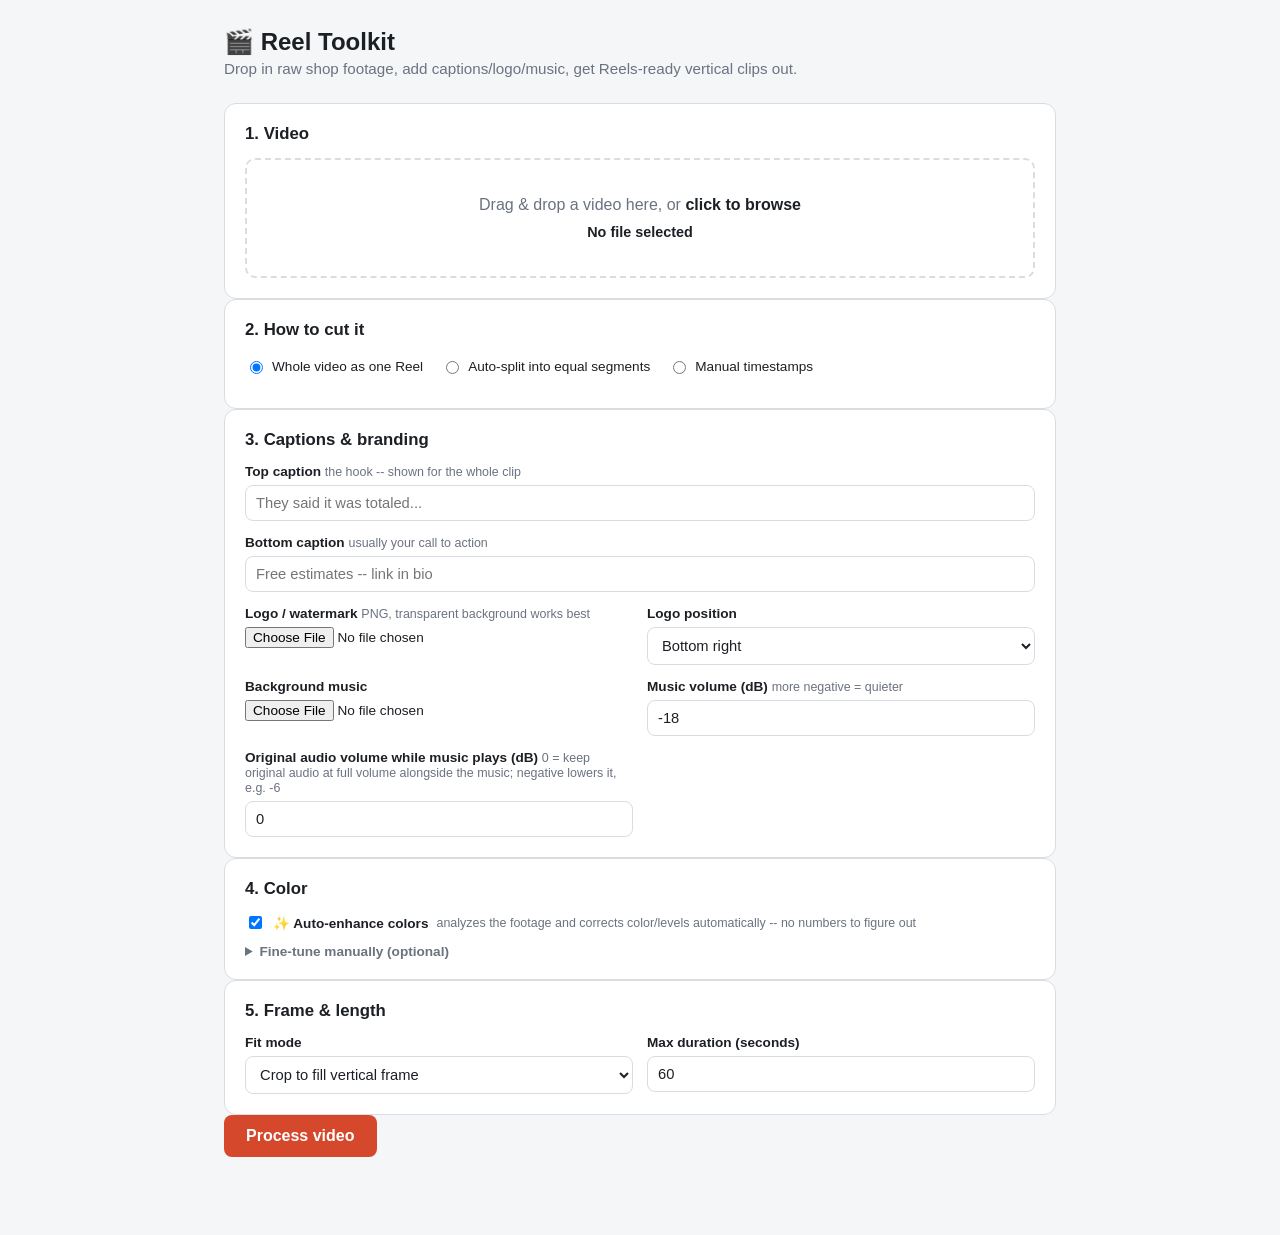
<file: reel_toolkit/webapp/static/index.html>
<!doctype html>
<html lang="en">
<head>
<meta charset="utf-8">
<meta name="viewport" content="width=device-width, initial-scale=1">
<title>Reel Toolkit</title>
<style>
  :root {
    --bg: #f5f6f8;
    --panel: #ffffff;
    --border: #d9dce1;
    --text: #1c1f24;
    --muted: #6b7280;
    --accent: #d6482b;
    --accent-hover: #b93a20;
    --ok: #1f8a4c;
    --err: #c0362c;
  }
  * { box-sizing: border-box; }
  body {
    margin: 0;
    font-family: -apple-system, BlinkMacSystemFont, "Segoe UI", Roboto, Helvetica, Arial, sans-serif;
    background: var(--bg);
    color: var(--text);
  }
  header {
    padding: 28px 24px 10px;
    max-width: 880px;
    margin: 0 auto;
  }
  header h1 { margin: 0 0 4px; font-size: 1.5rem; }
  header p { margin: 0; color: var(--muted); font-size: 0.95rem; }
  main {
    max-width: 880px;
    margin: 0 auto;
    padding: 16px 24px 64px;
    display: grid;
    gap: 20px;
  }
  .panel {
    background: var(--panel);
    border: 1px solid var(--border);
    border-radius: 12px;
    padding: 20px;
  }
  .panel h2 {
    margin: 0 0 14px;
    font-size: 1.05rem;
  }
  #dropzone {
    border: 2px dashed var(--border);
    border-radius: 10px;
    padding: 36px 16px;
    text-align: center;
    cursor: pointer;
    color: var(--muted);
    transition: border-color 0.15s, background 0.15s;
  }
  #dropzone.drag { border-color: var(--accent); background: #fdf1ee; color: var(--text); }
  #dropzone strong { color: var(--text); }
  #fileName { margin-top: 10px; font-size: 0.9rem; color: var(--text); font-weight: 600; }
  .grid2 {
    display: grid;
    grid-template-columns: 1fr 1fr;
    gap: 14px;
  }
  .field { display: flex; flex-direction: column; gap: 6px; }
  .field.full { grid-column: 1 / -1; }
  label { font-size: 0.85rem; font-weight: 600; color: var(--text); }
  .hint { font-size: 0.78rem; color: var(--muted); font-weight: 400; }
  input[type=text], input[type=number], select, textarea {
    padding: 9px 10px;
    border: 1px solid var(--border);
    border-radius: 8px;
    font-size: 0.92rem;
    font-family: inherit;
    background: #fff;
    color: var(--text);
  }
  textarea { min-height: 80px; resize: vertical; font-family: ui-monospace, monospace; font-size: 0.85rem; }
  input[type=file] { font-size: 0.85rem; }
  fieldset { border: none; padding: 0; margin: 0 0 14px; }
  .radio-row { display: flex; gap: 18px; flex-wrap: wrap; margin-top: 4px; }
  .radio-row label { font-weight: 500; display: flex; align-items: center; gap: 6px; }
  #submitBtn {
    background: var(--accent);
    color: white;
    border: none;
    padding: 12px 22px;
    border-radius: 8px;
    font-size: 1rem;
    font-weight: 600;
    cursor: pointer;
  }
  #submitBtn:hover { background: var(--accent-hover); }
  #submitBtn:disabled { background: #cbb; cursor: not-allowed; opacity: 0.7; }
  #status { margin-top: 14px; font-size: 0.9rem; }
  #status.ok { color: var(--ok); }
  #status.err { color: var(--err); }
  .spinner {
    display: inline-block;
    width: 14px; height: 14px;
    border: 2px solid #ddd;
    border-top-color: var(--accent);
    border-radius: 50%;
    animation: spin 0.8s linear infinite;
    vertical-align: -2px;
    margin-right: 6px;
  }
  @keyframes spin { to { transform: rotate(360deg); } }
  #results { display: grid; gap: 16px; grid-template-columns: repeat(auto-fill, minmax(200px, 1fr)); }
  .clip-card {
    border: 1px solid var(--border);
    border-radius: 10px;
    overflow: hidden;
    background: #fafafa;
  }
  .clip-card video { width: 100%; display: block; background: #000; aspect-ratio: 9/16; }
  .clip-card .meta { padding: 8px 10px; font-size: 0.82rem; }
  .clip-card .meta .label { font-weight: 600; }
  .clip-card a.dl {
    display: block;
    text-align: center;
    padding: 8px;
    font-size: 0.85rem;
    font-weight: 600;
    color: var(--accent);
    text-decoration: none;
    border-top: 1px solid var(--border);
  }
  .clip-card a.dl:hover { background: #f2f2f2; }
</style>
</head>
<body>
<header>
  <h1>🎬 Reel Toolkit</h1>
  <p>Drop in raw shop footage, add captions/logo/music, get Reels-ready vertical clips out.</p>
</header>

<main>
  <form id="processForm">
    <div class="panel">
      <h2>1. Video</h2>
      <div id="dropzone">
        <div>Drag &amp; drop a video here, or <strong>click to browse</strong></div>
        <div id="fileName">No file selected</div>
      </div>
      <input type="file" id="videoFile" accept="video/*" style="display:none">
    </div>

    <div class="panel">
      <h2>2. How to cut it</h2>
      <fieldset>
        <div class="radio-row">
          <label><input type="radio" name="cutMode" value="whole" checked> Whole video as one Reel</label>
          <label><input type="radio" name="cutMode" value="auto"> Auto-split into equal segments</label>
          <label><input type="radio" name="cutMode" value="manual"> Manual timestamps</label>
        </div>
      </fieldset>
      <div class="field" id="autoSegmentField" style="display:none; max-width: 240px;">
        <label>Segment length (seconds)</label>
        <input type="number" id="segmentSeconds" value="45" min="5" max="90">
      </div>
      <div class="field" id="manualCutsField" style="display:none;">
        <label>Cut list <span class="hint">one per line: <code>start-end label</code>, e.g. <code>0:00-0:45 Hook and teardown</code></span></label>
        <textarea id="manualCuts" placeholder="0:00-0:45 Hook and teardown&#10;0:45-1:20 Paint booth&#10;1:20-1:45 Reveal"></textarea>
      </div>
      <div class="field" id="combineField" style="display:none; margin-top: 14px;">
        <label style="display:flex; align-items:center; gap:8px; font-weight:600;">
          <input type="checkbox" id="combineTransitions" style="width:auto;">
          Combine into one Reel with a transition between each cut
          <span class="hint" style="font-weight:400;">instead of separate clip files -- e.g. before → process → after as one video</span>
        </label>
        <div class="grid2" id="transitionFields" style="display:none; margin-top: 10px;">
          <div class="field">
            <label>Transition style</label>
            <select id="transitionStyle">
              <option value="fade" selected>Fade</option>
              <option value="dissolve">Dissolve</option>
              <option value="wipeleft">Wipe left</option>
              <option value="wiperight">Wipe right</option>
              <option value="slideup">Slide up</option>
              <option value="circleopen">Circle open</option>
              <option value="smoothleft">Smooth left</option>
            </select>
          </div>
          <div class="field">
            <label>Transition length (seconds)</label>
            <input type="number" id="transitionDuration" value="0.5" min="0.1" max="2" step="0.1">
          </div>
        </div>
      </div>
    </div>

    <div class="panel">
      <h2>3. Captions &amp; branding</h2>
      <div class="grid2">
        <div class="field full">
          <label>Top caption <span class="hint">the hook -- shown for the whole clip</span></label>
          <input type="text" id="captionTop" placeholder="They said it was totaled...">
        </div>
        <div class="field full">
          <label>Bottom caption <span class="hint">usually your call to action</span></label>
          <input type="text" id="captionBottom" placeholder="Free estimates -- link in bio">
        </div>
        <div class="field">
          <label>Logo / watermark <span class="hint">PNG, transparent background works best</span></label>
          <input type="file" id="watermarkFile" accept="image/*">
        </div>
        <div class="field">
          <label>Logo position</label>
          <select id="watermarkPosition">
            <option value="bottom_right" selected>Bottom right</option>
            <option value="bottom_left">Bottom left</option>
            <option value="top_right">Top right</option>
            <option value="top_left">Top left</option>
            <option value="center">Center</option>
          </select>
        </div>
        <div class="field">
          <label>Background music</label>
          <input type="file" id="musicFile" accept="audio/*">
        </div>
        <div class="field">
          <label>Music volume (dB) <span class="hint">more negative = quieter</span></label>
          <input type="number" id="musicVolume" value="-18" step="1">
        </div>
        <div class="field">
          <label>Original audio volume while music plays (dB) <span class="hint">0 = keep original audio at full volume alongside the music; negative lowers it, e.g. -6</span></label>
          <input type="number" id="duckOriginalDb" value="0" step="1" max="0">
        </div>
      </div>
    </div>

    <div class="panel">
      <h2>4. Color</h2>
      <label style="display:flex; align-items:center; gap:8px; font-weight:600;">
        <input type="checkbox" id="autoEnhance" checked style="width:auto;">
        ✨ Auto-enhance colors
        <span class="hint" style="font-weight:400;">analyzes the footage and corrects color/levels automatically -- no numbers to figure out</span>
      </label>
      <details style="margin-top: 12px;">
        <summary style="cursor:pointer; font-size:0.85rem; font-weight:600; color: var(--muted);">Fine-tune manually (optional)</summary>
        <div class="grid2" style="margin-top: 12px;">
          <div class="field">
            <label>Saturation <span class="hint">1.0 = unchanged, 0 = grayscale</span></label>
            <input type="number" id="saturation" value="1.0" min="0" max="3" step="0.1">
          </div>
          <div class="field">
            <label>Contrast <span class="hint">1.0 = unchanged</span></label>
            <input type="number" id="contrast" value="1.0" min="0" max="3" step="0.1">
          </div>
          <div class="field">
            <label>Brightness <span class="hint">-1.0 to 1.0, 0 = unchanged</span></label>
            <input type="number" id="brightness" value="0.0" min="-1" max="1" step="0.05">
          </div>
          <div class="field">
            <label>Warmth <span class="hint">Kelvin -- lower = warmer, higher = cooler, blank = unchanged</span></label>
            <input type="number" id="colorTemperature" placeholder="e.g. 4500 (warm) / 8500 (cool)" min="1000" max="40000" step="100">
          </div>
        </div>
      </details>
    </div>

    <div class="panel">
      <h2>5. Frame &amp; length</h2>
      <div class="grid2">
        <div class="field">
          <label>Fit mode</label>
          <select id="fitMode">
            <option value="crop" selected>Crop to fill vertical frame</option>
            <option value="pad">Fit whole frame (blurred background)</option>
          </select>
        </div>
        <div class="field">
          <label>Max duration (seconds)</label>
          <input type="number" id="maxDuration" value="60" min="3" max="90">
        </div>
      </div>
    </div>

    <button id="submitBtn" type="submit">Process video</button>
    <div id="status"></div>
  </form>

  <div class="panel" id="resultsPanel" style="display:none;">
    <h2>Finished clips</h2>
    <div id="results"></div>
  </div>
</main>

<script>
  const dropzone = document.getElementById('dropzone');
  const fileInput = document.getElementById('videoFile');
  const fileNameEl = document.getElementById('fileName');
  let selectedFile = null;

  const VIDEO_EXTENSIONS = ['.mp4', '.mov', '.m4v', '.avi', '.mkv', '.webm', '.3gp'];

  function looksLikeVideo(file) {
    if (file.type && file.type.startsWith('video/')) return true;
    const name = file.name.toLowerCase();
    return VIDEO_EXTENSIONS.some((ext) => name.endsWith(ext));
  }

  function setFile(file) {
    selectedFile = file;
    if (!file) {
      fileNameEl.textContent = 'No file selected';
      fileNameEl.style.color = '';
      return;
    }
    fileNameEl.textContent = `${file.name} (${(file.size / 1e6).toFixed(1)} MB)`;
    if (!looksLikeVideo(file)) {
      fileNameEl.textContent += ' -- this doesn\'t look like a video file. Did you mean to drop a photo?';
      fileNameEl.style.color = 'var(--err)';
    } else {
      fileNameEl.style.color = '';
    }
  }

  dropzone.addEventListener('click', () => fileInput.click());
  dropzone.addEventListener('dragover', (e) => { e.preventDefault(); dropzone.classList.add('drag'); });
  dropzone.addEventListener('dragleave', () => dropzone.classList.remove('drag'));
  dropzone.addEventListener('drop', (e) => {
    e.preventDefault();
    dropzone.classList.remove('drag');
    if (e.dataTransfer.files.length) setFile(e.dataTransfer.files[0]);
  });
  fileInput.addEventListener('change', () => {
    if (fileInput.files.length) setFile(fileInput.files[0]);
  });

  document.querySelectorAll('input[name=cutMode]').forEach((el) => {
    el.addEventListener('change', () => {
      const mode = document.querySelector('input[name=cutMode]:checked').value;
      document.getElementById('autoSegmentField').style.display = mode === 'auto' ? 'block' : 'none';
      document.getElementById('manualCutsField').style.display = mode === 'manual' ? 'block' : 'none';
      // combining with transitions only makes sense with 2+ cuts
      const combineField = document.getElementById('combineField');
      combineField.style.display = mode === 'whole' ? 'none' : 'block';
      if (mode === 'whole') document.getElementById('combineTransitions').checked = false;
    });
  });

  document.getElementById('combineTransitions').addEventListener('change', (e) => {
    document.getElementById('transitionFields').style.display = e.target.checked ? 'grid' : 'none';
  });

  function setStatus(msg, state) {
    const el = document.getElementById('status');
    el.className = state || '';
    el.innerHTML = state === 'busy' ? `<span class="spinner"></span>${msg}` : msg;
  }

  function renderResults(clips) {
    const panel = document.getElementById('resultsPanel');
    const container = document.getElementById('results');
    container.innerHTML = '';
    clips.forEach((clip) => {
      const card = document.createElement('div');
      card.className = 'clip-card';
      card.innerHTML = `
        <video src="${clip.url}" controls preload="metadata"></video>
        <div class="meta"><span class="label">${clip.label}</span> -- ${clip.duration}s</div>
        <a class="dl" href="${clip.url}" download>Download</a>
      `;
      container.appendChild(card);
    });
    panel.style.display = clips.length ? 'block' : 'none';
  }

  document.getElementById('processForm').addEventListener('submit', async (e) => {
    e.preventDefault();
    if (!selectedFile) {
      setStatus('Drop or choose a video first.', 'err');
      return;
    }
    const form = new FormData();
    form.append('video', selectedFile);
    form.append('cut_mode', document.querySelector('input[name=cutMode]:checked').value);
    form.append('segment_seconds', document.getElementById('segmentSeconds').value);
    form.append('manual_cuts', document.getElementById('manualCuts').value);
    form.append('caption_top', document.getElementById('captionTop').value);
    form.append('caption_bottom', document.getElementById('captionBottom').value);
    form.append('fit_mode', document.getElementById('fitMode').value);
    form.append('max_duration', document.getElementById('maxDuration').value);
    form.append('watermark_position', document.getElementById('watermarkPosition').value);
    form.append('music_volume_db', document.getElementById('musicVolume').value);
    form.append('duck_original_audio_db', document.getElementById('duckOriginalDb').value);
    form.append('auto_enhance', document.getElementById('autoEnhance').checked);
    form.append('saturation', document.getElementById('saturation').value);
    form.append('contrast', document.getElementById('contrast').value);
    form.append('brightness', document.getElementById('brightness').value);
    const warmth = document.getElementById('colorTemperature').value;
    if (warmth) form.append('color_temperature', warmth);
    form.append('combine_with_transitions', document.getElementById('combineTransitions').checked);
    form.append('transition', document.getElementById('transitionStyle').value);
    form.append('transition_duration', document.getElementById('transitionDuration').value);
    const wmFile = document.getElementById('watermarkFile').files[0];
    if (wmFile) form.append('watermark', wmFile);
    const musicFile = document.getElementById('musicFile').files[0];
    if (musicFile) form.append('music', musicFile);

    document.getElementById('submitBtn').disabled = true;
    setStatus('Processing... this can take a minute or two depending on video length.', 'busy');

    try {
      const res = await fetch('/api/process', { method: 'POST', body: form });
      const data = await res.json();
      if (!res.ok) throw new Error(data.detail || 'Processing failed.');
      renderResults(data.clips);
      setStatus(`Done -- ${data.clips.length} clip(s) ready below.`, 'ok');
    } catch (err) {
      setStatus('Error: ' + err.message, 'err');
    } finally {
      document.getElementById('submitBtn').disabled = false;
    }
  });
</script>
</body>
</html>
</file>
